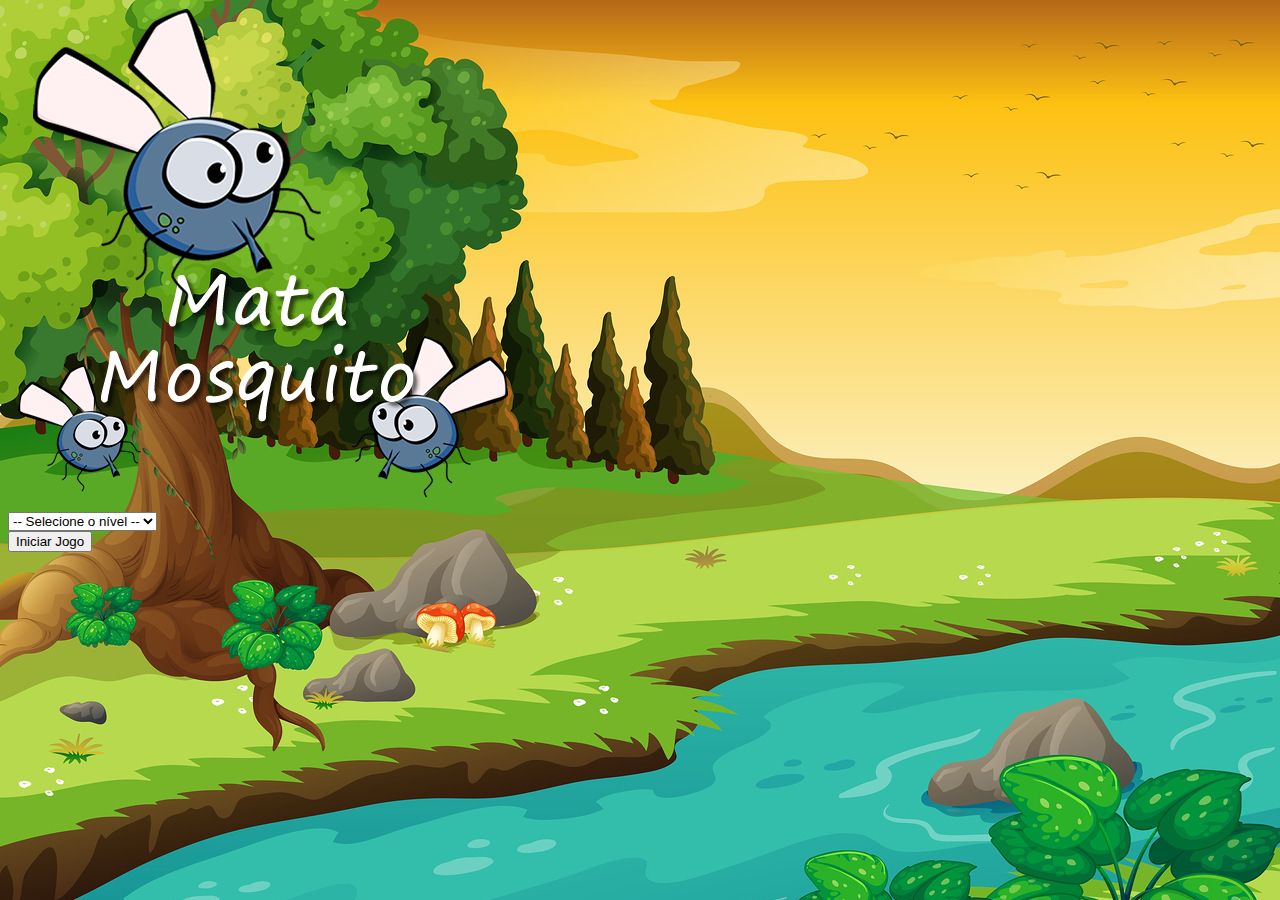
<file: index.html>
<!DOCTYPE html>
<html lang="en">
<head>
    <meta charset="UTF-8">
    <meta name="viewport" content="width=device-width, initial-scale=1.0">  
    <!-- CSS only -->
    <link href="https://cdn.jsdelivr.net/npm/bootstrap@5.0.0-beta1/dist/css/bootstrap.min.css" rel="stylesheet" integrity="sha384-giJF6kkoqNQ00vy+HMDP7azOuL0xtbfIcaT9wjKHr8RbDVddVHyTfAAsrekwKmP1" crossorigin="anonymous">
    <link rel="stylesheet" href="estilo.css">
    <title>Document</title>

    <script>

        function iniciarJogo() {
            var nivel = document.getElementById('nivel').value;

            if(nivel === '' ) {
                alert('Selecione um nível para iniciar o jogo');
                return false;
            }
            
            window.location.href = "app.html?" + nivel;

        }

    </script>
</head>

<body>

    <div class="container">

        <div class="row">
            <div class="col">
                <div class="d-flex justify-content-center">
                    <img src="imagens/game.png"/>
                </div>
            </div>
        </div>


        <div class="row">
            <div class="col">
                <div class="d-flex justify-content-center">
                    <div class="mb-2">
                        <select class="form-control" id="nivel">
                            <option value="">-- Selecione o nível --</option>
                            <option value="normal">Normal</option>
                            <option value="dificil">Difícil</option>
                            <option value="chucknorris">Chuck Norris</option>
                        </select>
                    </div>
                </div>
            </div>
        </div>


        <div class="row">
            <div class="col">
                <div class="d-flex justify-content-center">
                    <button type="button" class="btn btn-danger btn-lg" onclick="iniciarJogo()">Iniciar Jogo</button>
                </div>
            </div>
        </div>
        
    </div>

</body>

</html>
</file>
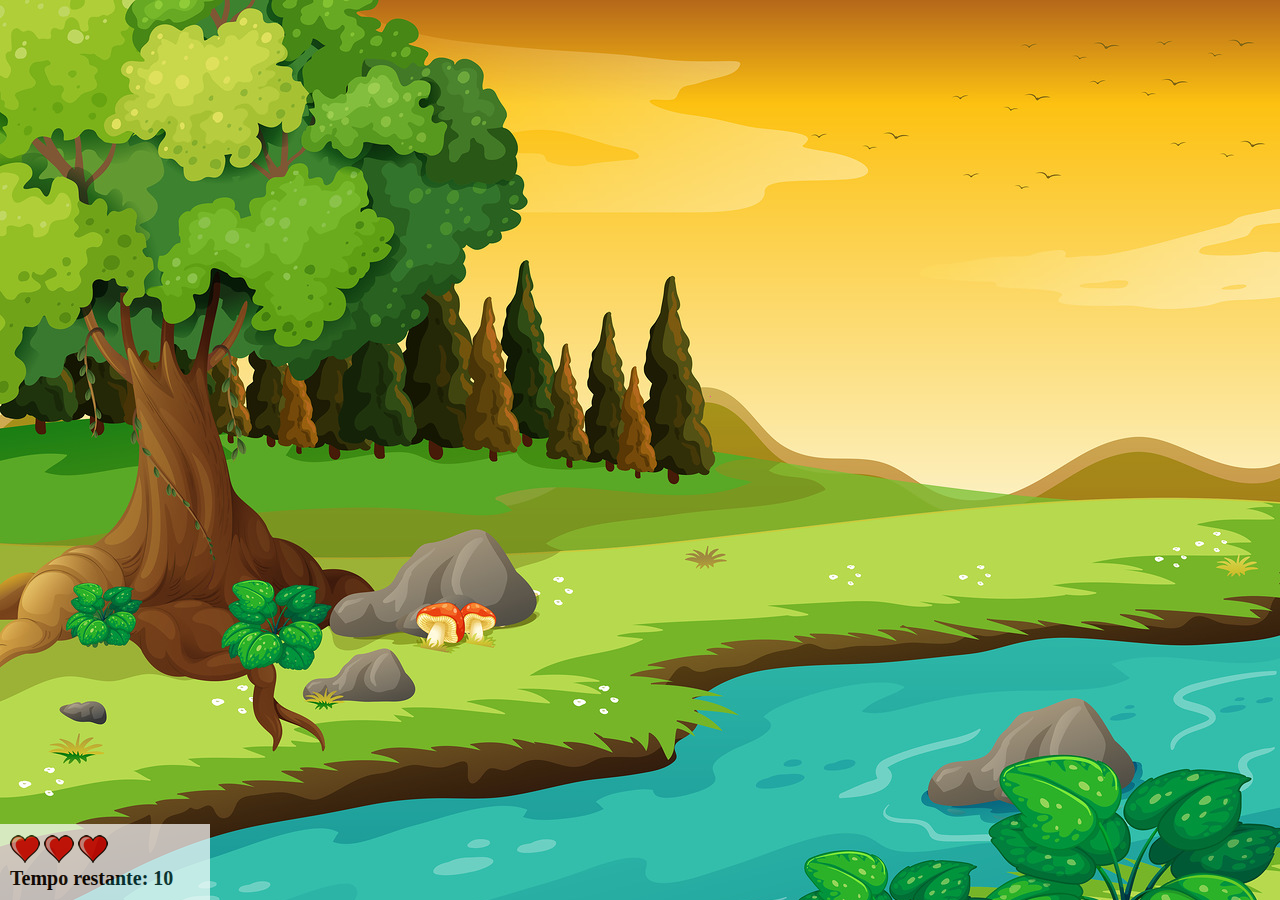
<file: app.html>
<!DOCTYPE html>
<html lang="en">

<head>
    <meta charset="UTF-8">
    <meta name="viewport" content="width=device-width, initial-scale=1.0">
    <title>Document</title>
    <link rel="stylesheet" href="estilo.css">
    <script src="jogo.js"></script>
</head>

<body onresize="ajustaJanela()">

    <div class="painel">

        <div class="vida">
            <img id="v1" src="imagens/coracao_cheio.png"/>
            <img id="v2" src="imagens/coracao_cheio.png"/>
            <img id="v3" src="imagens/coracao_cheio.png"/>
        </div>

        <div class="cronometro">
            Tempo restante: <span id="cronometro"></span>
        </div>

    </div>

    <script>
        document.getElementById('cronometro').innerHTML = tempo;

        var criaMosquito = setInterval(function () {posicaoRandomica()} , criaMosquitoTempo);
    </script>

</body>

</html>
</file>
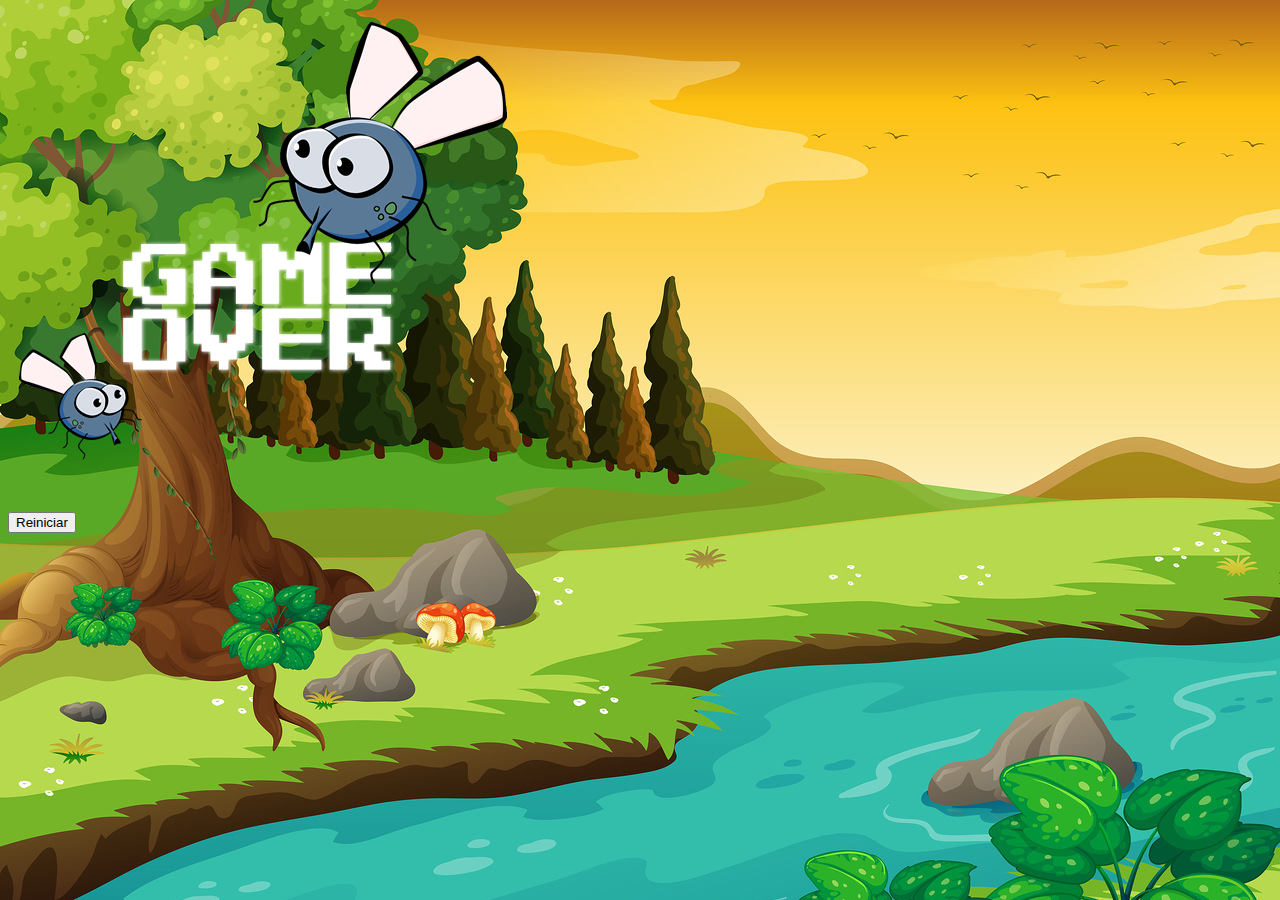
<file: fim_de_jogo.html>
<!DOCTYPE html>
<html lang="en">
<head>
    <meta charset="UTF-8">
    <meta name="viewport" content="width=device-width, initial-scale=1.0">  
    <!-- CSS only -->
    <link href="https://cdn.jsdelivr.net/npm/bootstrap@5.0.0-beta1/dist/css/bootstrap.min.css" rel="stylesheet" integrity="sha384-giJF6kkoqNQ00vy+HMDP7azOuL0xtbfIcaT9wjKHr8RbDVddVHyTfAAsrekwKmP1" crossorigin="anonymous">
    <link rel="stylesheet" href="estilo.css">
    <title>Document</title>
</head>

<body>

    <div class="container">
        <div class="row">
            <div class="col">
                <div class="d-flex justify-content-center">
                    <img src="imagens/game_over.png"/>
                </div>
            </div>
        </div>

        <div class="row">
            <div class="col">
                <div class="d-flex justify-content-center">
                    <button type="button" class="btn btn-dark btn-lg" onclick="window.location.href='index.html'">Reiniciar</button>
                </div>
            </div>
        </div>
    </div>

</body>

</html>
</file>
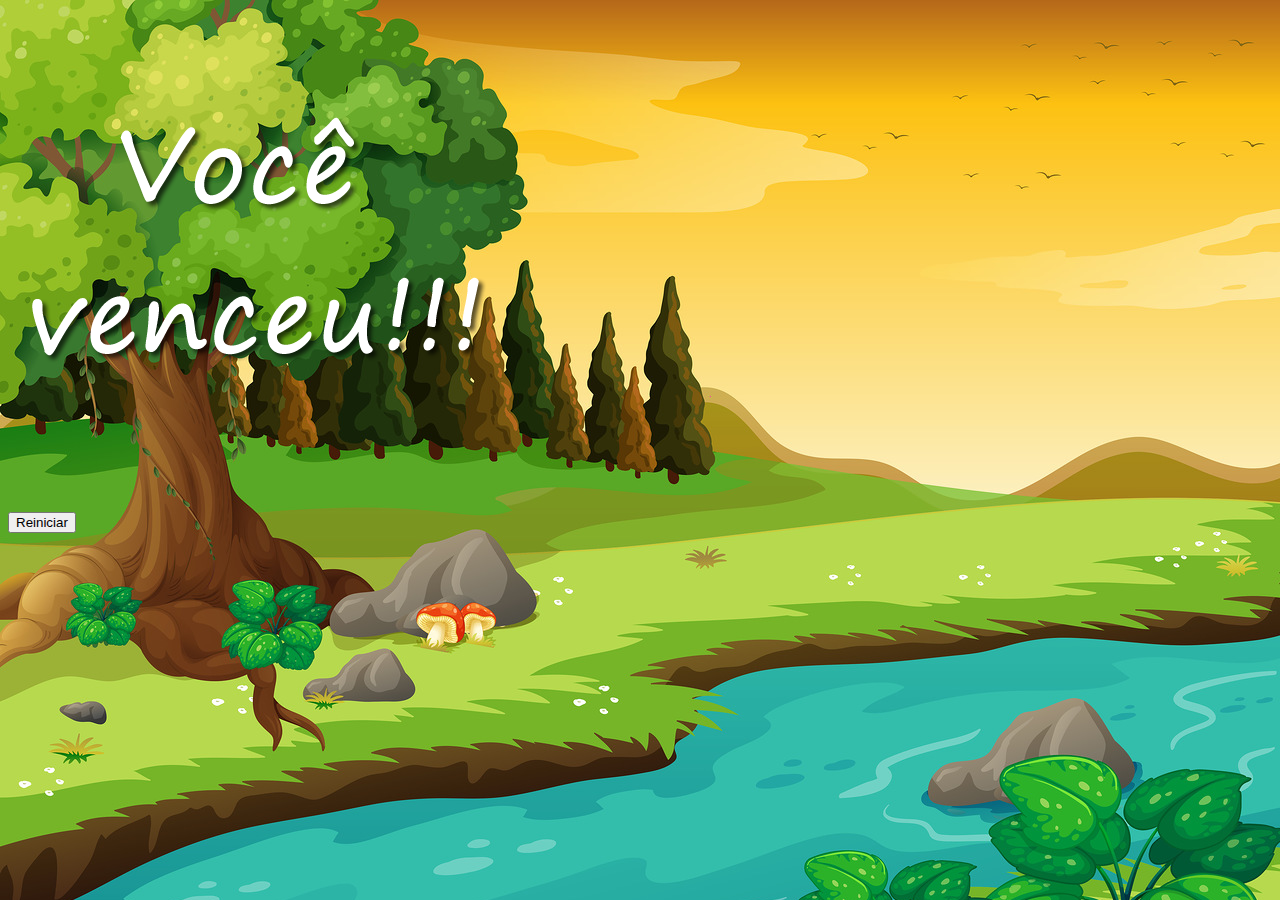
<file: vitoria.html>
<!DOCTYPE html>
<html lang="en">
<head>
    <meta charset="UTF-8">
    <meta name="viewport" content="width=device-width, initial-scale=1.0">  
    <!-- CSS only -->
    <link href="https://cdn.jsdelivr.net/npm/bootstrap@5.0.0-beta1/dist/css/bootstrap.min.css" rel="stylesheet" integrity="sha384-giJF6kkoqNQ00vy+HMDP7azOuL0xtbfIcaT9wjKHr8RbDVddVHyTfAAsrekwKmP1" crossorigin="anonymous">
    <link rel="stylesheet" href="estilo.css">
    <title>Document</title>
</head>

<body>

    <div class="container">
        <div class="row">
            <div class="col">
                <div class="d-flex justify-content-center">
                    <img src="imagens/vitoria.png"/>
                </div>
            </div>
        </div>

        <div class="row">
            <div class="col">
                <div class="d-flex justify-content-center">
                    <button type="button" class="btn btn-dark btn-lg" onclick="window.location.href='index.html'">Reiniciar</button>
                </div>
            </div>
        </div>
    </div>

</body>

</html>
</file>
<file: estilo.css>
html {
    cursor: url(imagens/mata_mosca.png) 30 30, auto;
}

body {
    background-image: url(imagens/bg.jpg);
    background-repeat: no-repeat;
    background-size: 100%;
}

.mosquito1 {
    width: 50px;
    height: 50px;
}

.mosquito2 {
    width: 70px;
    height: 70px;
}

.mosquito3 {
    width: 90px;
    height: 90px;
}

.ladoA {
    transform: scaleX(1);
}

.ladoB {
    transform: scaleX(-1);
}

.painel {
    position: absolute;
    width: 190px;
    padding: 10px;
    left: 0px;
    bottom: 0px;
    border-top: solid 1px white;
    background-color: white;
    opacity: 0.7;
}

.vidas {
    float: left;
}

.cronometro {
    float: left;
    font-size: 20px;
    font-weight: bold;
}
</file>
